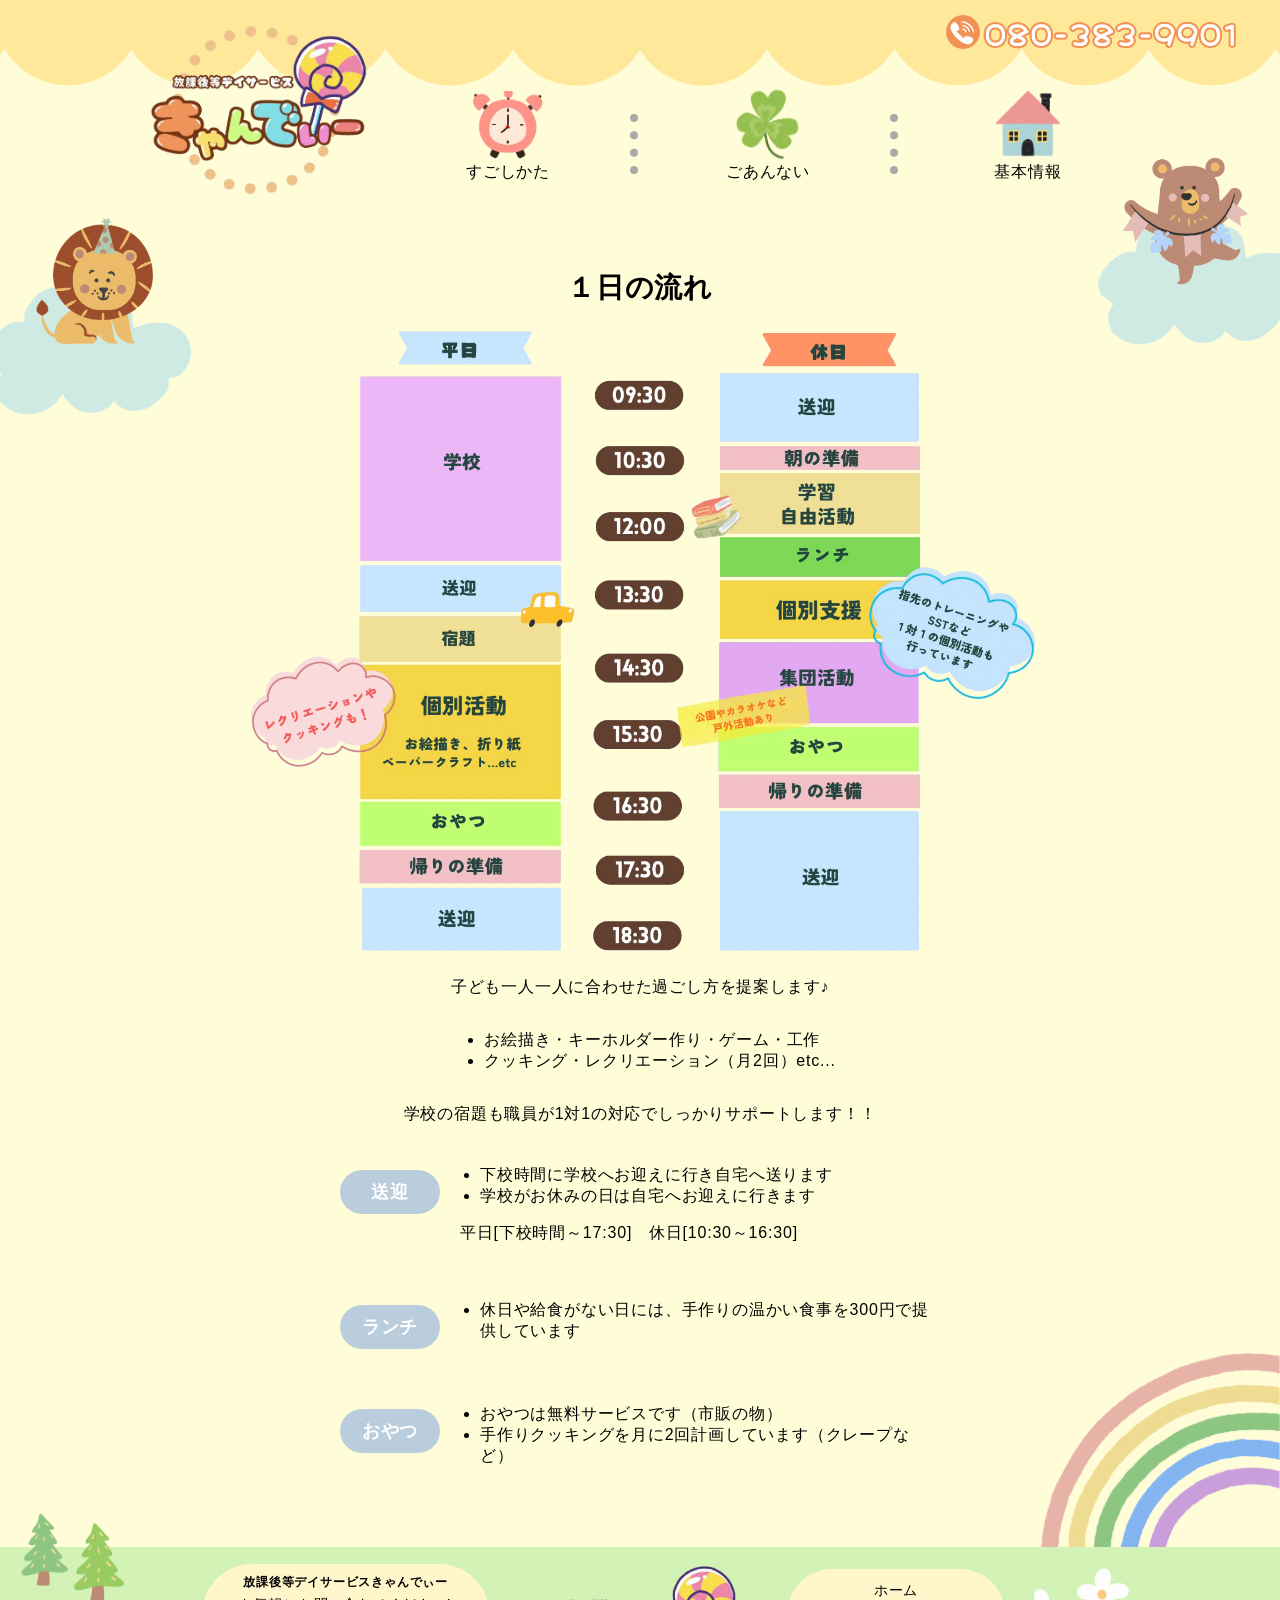
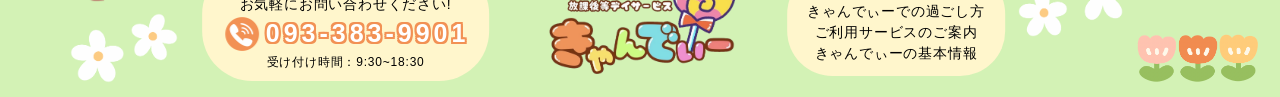
<file: index.html>
<!DOCTYPE html>
<html lang="ja">

<head>
	<title>北九州市小倉南区朽網の放課後等デイサービスきゃんでぃー｜放課後デイサービス</title>
	<meta charset="UTF-8" />
	<meta name="google-site-verification" content="8thRZHN6dLSG28F-aHuTH0-J85kM1b7pp1gDL0MQ934" />
	<link rel="stylesheet" href="style.css">
</head>

<body>

	<div id="header"></div>
	
	<div class="body-schedule">
		<h1>１日の流れ</h1>
		<div class="schedule-table"> <img src="images/schedule1.PNG" alt="schedule"> </div>
		<p>子ども一人一人に合わせた過ごし方を提案します♪</p>
		<ul>
			<li>お絵描き・キーホルダー作り・ゲーム・工作</li>
			<li>クッキング・レクリエーション（月2回）etc...</li>
		</ul>
		<p>学校の宿題も職員が1対1の対応でしっかりサポートします！！</p>
		<div class="schedule-text">
			<div class="schedule-item">
				<h2>送迎</h2>
				<div class="content">
					<ul>
						<li>下校時間に学校へお迎えに行き自宅へ送ります</li>
						<li>学校がお休みの日は自宅へお迎えに行きます</li>
					</ul>
					<p>平日[下校時間～17:30]　休日[10:30～16:30]</p>
				</div>
			</div>
			<div class="schedule-item">
				<h2>ランチ</h2>
				<div class="content">
					<ul>
						<li>休日や給食がない日には、手作りの温かい食事を300円で提供しています</li>
					</ul>
				</div>
			</div>
			<div class="schedule-item">
				<h2>おやつ</h2>
				<div class="content">
					<ul>
						<li>おやつは無料サービスです（市販の物）</li>
						<li>手作りクッキングを月に2回計画しています（クレープなど）</li>
					</ul>
				</div>
			</div>
		</div>
	</div>

	<div id="footer"></div>

	<!-- ヘッダーとフッター -->
	<script>
		fetch("header.html")
			.then(response => response.text())
			.then(data => document.getElementById("header").innerHTML = data);

		fetch("footer.html")
			.then(response => response.text())
			.then(data => document.getElementById("footer").innerHTML = data);
	</script>

</body>

</html>
</file>
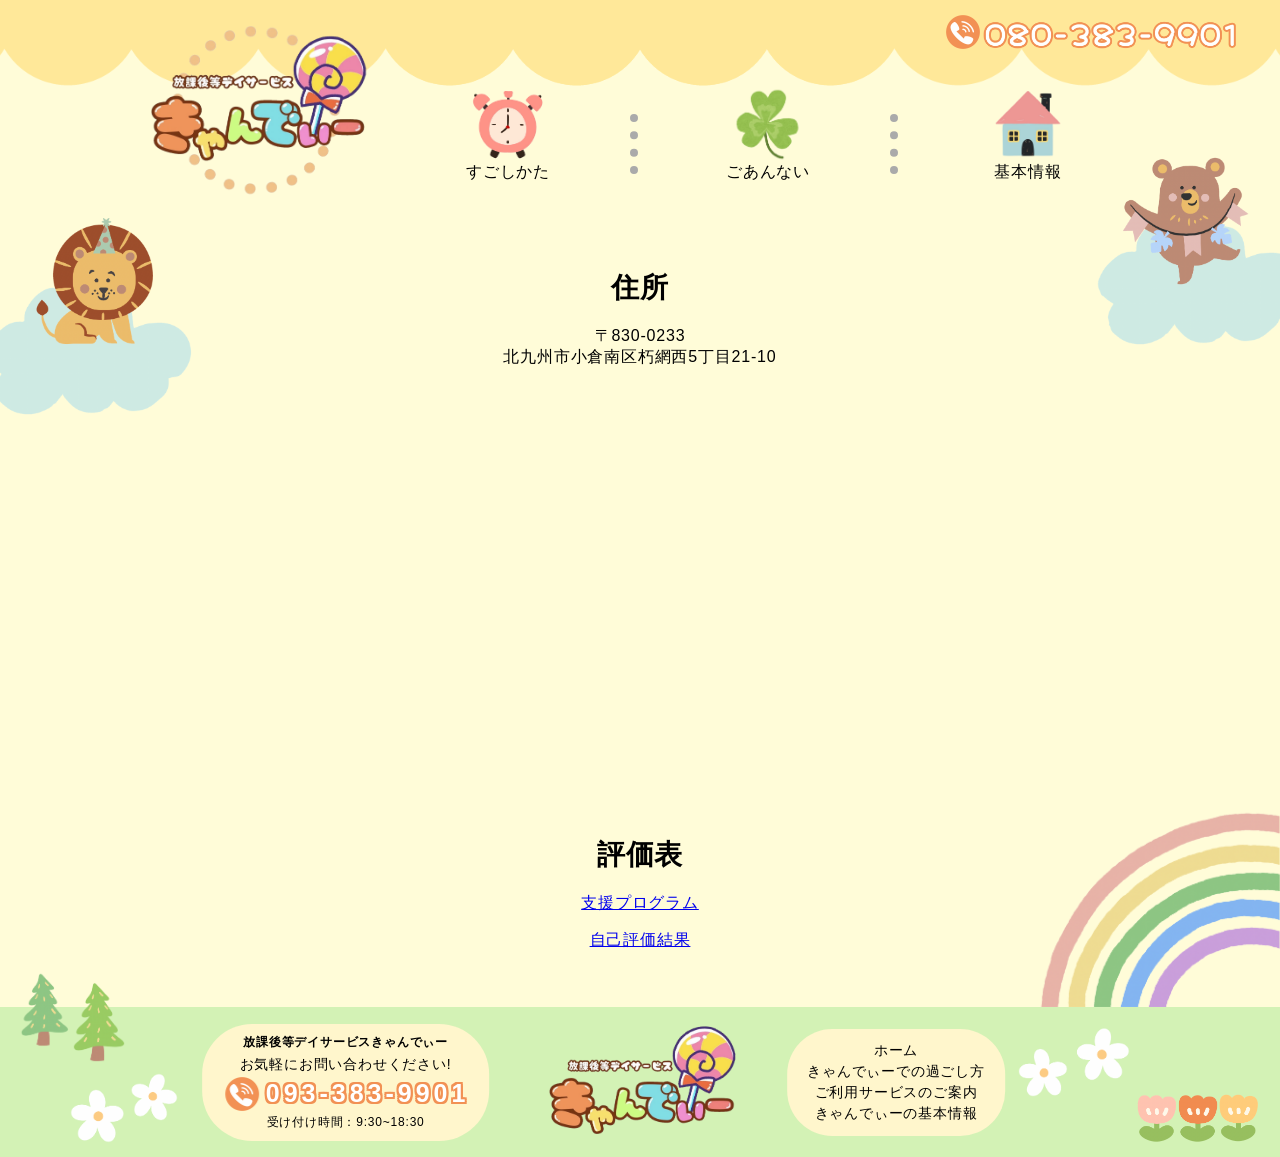
<file: about.html>
<!DOCTYPE html>
<html lang="ja">

<head>
	<title>住所・評価表｜放課後等デイサービスきゃんでぃー（小倉南区朽網）</title>
	<meta charset="UTF-8" />
	<link rel="stylesheet" href="style.css">
</head>

<body>
    <div id="header"></div>

    <div class="body-about">

        <h1>住所</h1>
        <p>〒830-0233<br>北九州市小倉南区朽網西5丁目21-10</p>
        <iframe
            src="https://www.google.com/maps/embed?pb=!1m18!1m12!1m3!1d3315.212889928998!2d130.95197899999994!3d33.80681879999998!2m3!1f0!2f0!3f0!3m2!1i1024!2i768!4f13.1!3m3!1m2!1s0x3543c1005574193d%3A0xe5fa456bbf95083a!2z5pS-6Kqy5b6M562J44OH44Kk44K144O844OT44K544GN44KD44KT44Gn44GD44O8!5e0!3m2!1sja!2sjp!4v1746423292969!5m2!1sja!2sjp"
            width="600" height="400" style="border:0;" allowfullscreen="" loading="lazy"
            referrerpolicy="no-referrer-when-downgrade"></iframe>

        <h1>評価表</h1>
        <p><a href="documents/SupportProgram_2026.pdf" target="_blank">支援プログラム</a></p>
        <p><a href="documents/Self-assessment_2026.pdf" target="_blank">自己評価結果</a></p>

    </div>

    <div id="footer"></div>

    <!-- ヘッダーとフッター -->
    <script>
        fetch("header.html")
            .then(response => response.text())
            .then(data => document.getElementById("header").innerHTML = data);

        fetch("footer.html")
            .then(response => response.text())
            .then(data => document.getElementById("footer").innerHTML = data);
    </script>

</body>

</html>
</file>
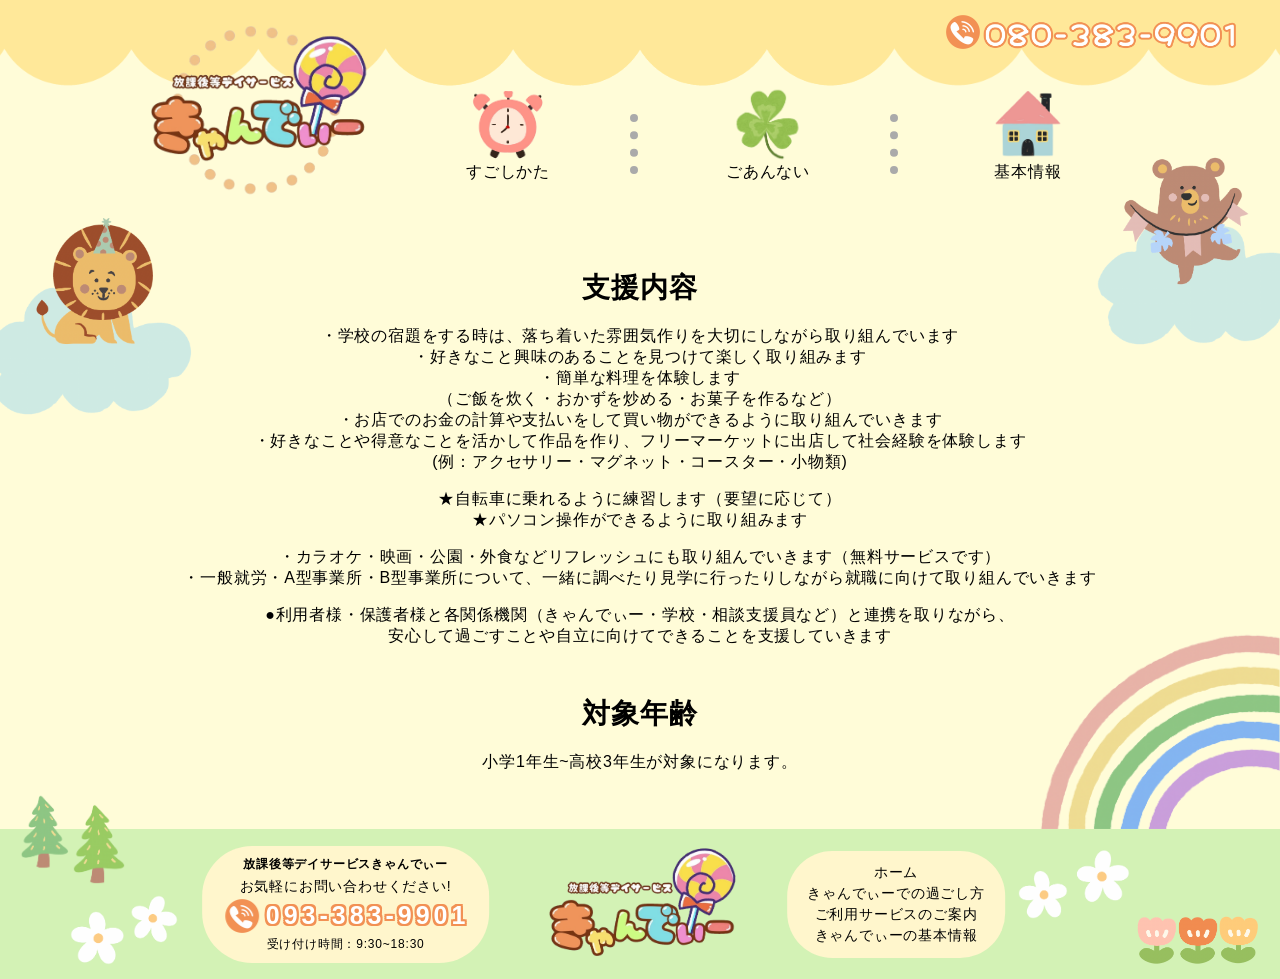
<file: guide.html>
<!DOCTYPE html>
<html lang="ja">

<head>
    <title>支援内容・対象年齢｜放課後等デイサービスきゃんでぃー（北九州市小倉南区）</title>
    <meta charset="UTF-8" />
    <link rel="stylesheet" href="style.css">
</head>

<body>
    <div id="header"></div>

    <div class="body-guide">

        <h1>支援内容</h1>
        <p>・学校の宿題をする時は、落ち着いた雰囲気作りを大切にしながら取り組んでいます<br>
            ・好きなこと興味のあることを見つけて楽しく取り組みます<br>
            ・簡単な料理を体験します<br>
            （ご飯を炊く・おかずを炒める・お菓子を作るなど）<br>
            ・お店でのお金の計算や支払いをして買い物ができるように取り組んでいきます<br>
            ・好きなことや得意なことを活かして作品を作り、フリーマーケットに出店して社会経験を体験します<br>
            (例：アクセサリー・マグネット・コースター・小物類)
        </p>
        <p>★自転車に乗れるように練習します（要望に応じて）<br>
            ★パソコン操作ができるように取り組みます
        </p>
        <p>・カラオケ・映画・公園・外食などリフレッシュにも取り組んでいきます（無料サービスです）<br>
            ・一般就労・A型事業所・B型事業所について、一緒に調べたり見学に行ったりしながら就職に向けて取り組んでいきます
        </p>
        <p>●利用者様・保護者様と各関係機関（きゃんでぃー・学校・相談支援員など）と連携を取りながら、<br>
            安心して過ごすことや自立に向けてできることを支援していきます</p>

        <h1>対象年齢</h1>
        <p>小学1年生~高校3年生が対象になります。</p>

    </div>

    <div id="footer"></div>

    <!-- ヘッダーとフッター -->
    <script>
        fetch("header.html")
            .then(response => response.text())
            .then(data => document.getElementById("header").innerHTML = data);

        fetch("footer.html")
            .then(response => response.text())
            .then(data => document.getElementById("footer").innerHTML = data);
    </script>

</body>

</html>
</file>
<file: style.css>
/*** 全体のbody ***/
body {
    text-align: center;
    background-color: #fffcd8; /* 背景色 */
    font-family: メイリオ, '游ゴシック UI', sans-serif;
    letter-spacing: 0.05em; /* 文字の間隔 */
    margin: 0; /* 周りの白い部分を削除*/
}

/*** index.html ***/
.body-schedule {
    padding: 0 50px 40px 50px;
}
.body-schedule h1 {
    font-size: 28px;
    padding: 30px 0 0 0;
}
.schedule-table img {
    width: 800px; /* 横 */
    height: auto;
}

/* 横並び */
.schedule-item {
    display: flex;
    align-items: flex-start;
    gap: 20px;
    margin: 30px auto;
    width: 600px; /* ← 固定する */
}
.schedule-item .content {
    flex: 1; /* 残りの幅を全部使う */
    text-align: left;
    width: 100%; /* ← これ追加 */
}
/*** 見出し***/
.schedule-item h2 {
    background-color: #bacddd; /* 背景色 */
    color: white; /* 文字の色 */
    padding: 10px 10px; /* 内側の余白　上下左右 */
    border-radius: 70px; /* 角の丸み */
    font-weight: bold; /* 太字 */
    font-size: 18px; /* 文字のサイズ */
    width: 80px; /* 横幅固定で縦を揃える */
    text-align: center; /* 文字を中央に */
    white-space: nowrap; /* 改行防止 */
}
/*** 右側の文章エリア ***/
.schedule-item .content {
    text-align: left;
}
/* 点 */
.body-schedule ul {
    display: inline-block;
    text-align: left;
}
/* スケジュール内だけ */
.schedule-item ul {
    display: block;
    text-align: left;
    padding-left: 20px;
    margin: 10px 0;
}


/*** guide.html ***/
.body-guide {
    padding: 0 50px 40px 50px;
}
.body-guide h1 {
    font-size: 28px;
    padding: 30px 0 0 0;
}

 /*** about.html ***/
 .body-about {
    padding: 0 50px 40px 50px;
}
 .body-about h1 {
    font-size: 28px;
    padding: 30px 0 0 0;
}

/*** ヘッダー ***/
.header {
    /* position → 絶対位置や相対位置 */
    position: relative; /* 親、相対位置 */

    /* Flexbox → 横並びや中央揃え */
    display: flex; /* 横並び */
    justify-content: space-between; /* 両端に寄せて均等に左右にわける　*/
    align-items: center; /* 縦方向の中央に揃える */
    
    background-color: #fffcd8; /* 背景色 */

    height: 200px;
    padding: 10px 0px; /* ヘッダーの周りの空白、上下左右 */

    z-index: 10; /* ヘッダー全体を前面に表示 */
}

/* フリル */
.header-top {
    position: absolute; /* 子、絶対位置 */
    display: flex; /* 配置を指定できるようにする */
    justify-content: center; /* 中の要素を中央に配置する */
    align-items: flex-start; /* 縦方向の中央に揃える */

    top: 0;

    width: 100%; /* 横幅 */
    height: 100px; /* 画像の高さ */
    
    /* 背景に同じ画像を横方向に繰り返す */
    background-image: url('images/frill.PNG');
    background-repeat: repeat-x; /* 横方向に繰り返し表示 */
    background-position: center; /* 開始位置を中央に設定 */
    background-size: auto 100px; /* 画像の幅を指定 */

    overflow: hidden; /* はみ出した背景画像をカット */
}
.header-top .frill {
    width: auto; /* .header-topと揃える */
    height: 100px;
}
 
/* 左側のロゴ */
.header-left {
    position: absolute; /* 子、絶対位置 */
    display: flex; /* 配置を指定できるようにする */
    justify-content: flex-start; /* 中の要素を左寄せに配置する */
    align-items: center; /* 縦方向の中央に揃える */

    left: 20%;
    transform: translateX(-50%);

    z-index: 2; /* 前面に表示 */
}
.header-left .CandyLogo { /* .header-left の中にある .CandyLogo だけに適用 */
    height: 180px; /* ロゴ画像の横幅 */
    width: auto; /* 横幅に合わせて自動調整 */
}
 
/* 右側の話番号 */
.header-right {
    position: absolute; /* 子、絶対位置 */
    display: flex; /* 横並び */
    justify-content: flex-end; /*中の要素を右寄せに配置する */
    align-items: center; /* 縦方向の上寄せに配置する */

    /* 親に対しての位置を指定する */
    top: 0; /* 画面上部からの距離 */
    right: 0; /* 右寄せ */

    padding: 10px 30px;
}
.header-right .phone {
    display: flex; /* 配置を指定できるようにする */
    align-items: center; /* 縦方向の中央に揃える */
}
.header-right .phone img {
    height: 40px;
    width: auto;
}

/* 中央のナビゲーション */
.header-center {
    position: absolute; /* 子、絶対位置 */
    display: flex; /* 横並び */
    justify-content: center; /* 中の要素を中央に配置する */
    align-items: flex-end; /* 縦方向の下寄せに配置する */

    left: 60%;
    transform: translateX(-50%); /* 中央揃え */

    bottom: 0;
    padding-bottom: 40px;

    z-index: 2; /* 前面に表示 */
}
.header-center .nav-menu {
    display: flex; /* 配置を指定できるようにする */
    gap: 60px; /* ナビ同士の間隔 */
}
.header-center .nav-item {
    display: flex; /* 配置を指定できるようにする */
    flex-direction: column; /* 縦並び */
    align-items: center; /* 縦並びの時は横方向の中央揃え */

    position: relative; /* 水玉縦線の基準にするための親要素 */
}
.header-center .nav-item img {
    width: 80px; /* 画像サイズ */
    height: auto;
    margin-bottom: 0px; /* 画像とテキストの間隔 */
}
.header-center .nav-item a {
    text-align: center; /* テキストの中央揃え */
    text-decoration: none; /* リンクの下線を削除 */

    display: inline-block; /* 改行のため */
    width: 200px;
    line-height: 1.0; /* 行間を調整 */

    color: #000;
    font-size: 16px;
}
/* 水玉風の縦点線を右側に追加（最後の項目以外） */
.nav-item:not(:last-child)::after {
    position: absolute; /* 子、絶対位置 */
    content: ""; /* 擬似要素の内容（空白） */
    top: 30px; /* 上端を親要素の上から10px下げた位置に配置 */
    right: -30px; /* gapの半分 */
    width: 0; /* 横幅は不要 */
    height: 60px; /* 縦線の長さ */
    border-right: 8px dotted #aaa; /* 太さ、スタイル、色 */
    opacity: 1;
}

/* 雲 */
.kumo-left,
.kumo-right,
.lion_2,
.bear {
    position: absolute; /* 子、絶対位置 */
    z-index: 0; /* 背面に表示 */
    pointer-events: none; /* 雲にマウスイベントを当てない */
}
.kumo-left {
    left: -15px;
    bottom: -200px;
}
.kumo-right {
    right: -25px;
    bottom: -130px;
}
.kumo-left img,
.kumo-right img {
    height: 130px; /* 画像サイズ */
    width: auto;
}
.lion_2 {
    left: 35px;
    bottom: -130px;
}
.lion_2 img {
    height: 130px; /* 画像サイズ */
    width: auto;
}
.bear {
    right: 30px;
    bottom: -70px;
}
.bear img {
    height: 130px; /* 画像サイズ */
    width: auto;
}

/*** フッター ***/
.footer {
    /* position → 絶対位置や相対位置 */
    position: relative; /* 親、相対位置 */

    /* Flexbox → 横並びや中央揃え */
    display: flex; /* 横並び */
    justify-content: space-between; /* 両端に寄せて均等に左右にわける　*/
    align-items: center; /* 縦方向の中央に揃える */
    
    background-color: #d3f2b5; /* 背景色 */

    height: 130px;
    padding: 10px 20px; /* フッターの周りの空白、上下左右 */
}

/* 中央のロゴ */
.footer-center {
    position: absolute; /* 子、絶対位置 */
    display: flex; /* 配置を指定できるようにする */
    justify-content: center; /* 中の要素を左寄せに配置する */
    align-items: center; /* 縦方向の中央に揃える */

    left: 50%; /* 左側から中央へ移動 */
    transform: translateX(-50%); /* 要素の幅の半分だけ左にずらす */
}
.footer-center .CandyLogo {
    height: 130px; /* ロゴ画像の縦幅 */
    width: auto; /* 横幅に合わせて自動調整 */
}

/* 左側のコンタクトと電話番号 */
.footer-left {
    position: absolute; /* 子、絶対位置 */
    display: flex; /* 配置を指定できるようにする */
    justify-content: center; /* 中の要素を中央に配置する */
    align-items: center; /* 縦方向の中央に揃える */
    flex-direction: column; /* 縦並び */

    left: 27%; /* 左側から移動 */
    transform: translateX(-50%); /* 要素の幅の左にずらす */
    
    font-size: 12px;
    padding: 10px 20px;

    background-color: #fff6cc; /* 好きな色に変更可能 */
    border-radius: 50px; /* 角を丸くする */
}
.footer-left .name {
    padding-bottom: 5px;
    font-weight: bold;  /* 太字 */
}
.footer-left p {
    margin: 0;
}
.footer-left .contact {
    font-size: 14px;
}
.footer-left .phone {
    display: flex; /* 配置を指定できるようにする */
    align-items: center; /* 縦方向の中央に揃える */

    gap: 4px; /* 画像とテキストの間の隙間 */
    font-size: 25px;
}
.footer-left .phone img {
    width: 40px;
    height: auto;
}
.footer-left .phone a {
    font-weight: bold;  /* 太字 */
    letter-spacing: 4px; /* 文字間隔 */
    text-decoration: none; /* 下線をなくす */
    color: #ffffff;
    
    text-shadow:
    -2px -2px 0 #f29154,
    2px -2px 0 #f29154,
    -2px  2px 0 #f29154,
    2px  2px 0 #f29154,
    0px -2px 0 #f29154,
    2px  0px 0 #f29154,
    0px  2px 0 #f29154,
    -2px  0px 0 #f29154 /* 四方向に影をつけて縁取り風にする */
}

/* 右側のナビゲーション */
.footer-right {
    position: absolute; /* 子、絶対位置 */
    display: flex; /* 配置を指定できるようにする */
    align-items: center; /* 縦並びの時は左寄せに配置する */
    flex-direction: column; /* 縦並び（aに作用） */

    left: 70%; /* 左側から移動 */
    transform: translateX(-50%); /* 要素の幅の左にずらす */
    
    padding: 10px 20px;

    background-color: #fff6cc;  /* 好きな色に変更可能 */
    border-radius: 45px;        /* 角を丸くする */
}
.footer-right .nav-menu a {
    display: block; /* 確実に改行する */
    text-align: center; /* 左寄せ */
    margin: 3px 0;
    text-decoration: none; /* リンクの下線を削除 */
    color: #000;
    font-size: 14px;
}

/* 画像 */
.tree,
.flower1,
.flower2,
.flower3,
.rainbow {
    position: absolute; /* 子、絶対位置 */
    z-index: 0; /* 背面に表示 */
    pointer-events: none; /* マウスイベントを当てない */
}
.tree {
    left: 20px;
    top: -35px;
}
.tree img {
    height: 90px;
    width: auto;
}

.flower1 {
    left: 70px;
    bottom: 10px;
}
.flower1 img {
    height: 70px;
    width: auto;
}

.flower2 {
    right: 150px;
    top: 20px;
}
.flower2 img {
    height: 70px;
    width: auto;
}

.flower3 {
    right: 20px;
    bottom: 10px;
}
.flower3 img {
    height: 50px;
    width: auto;
}

.rainbow {
    right: 0;
    top: -200px;
}
.rainbow img {
    height: 200px;
    width: auto;
}
</file>
